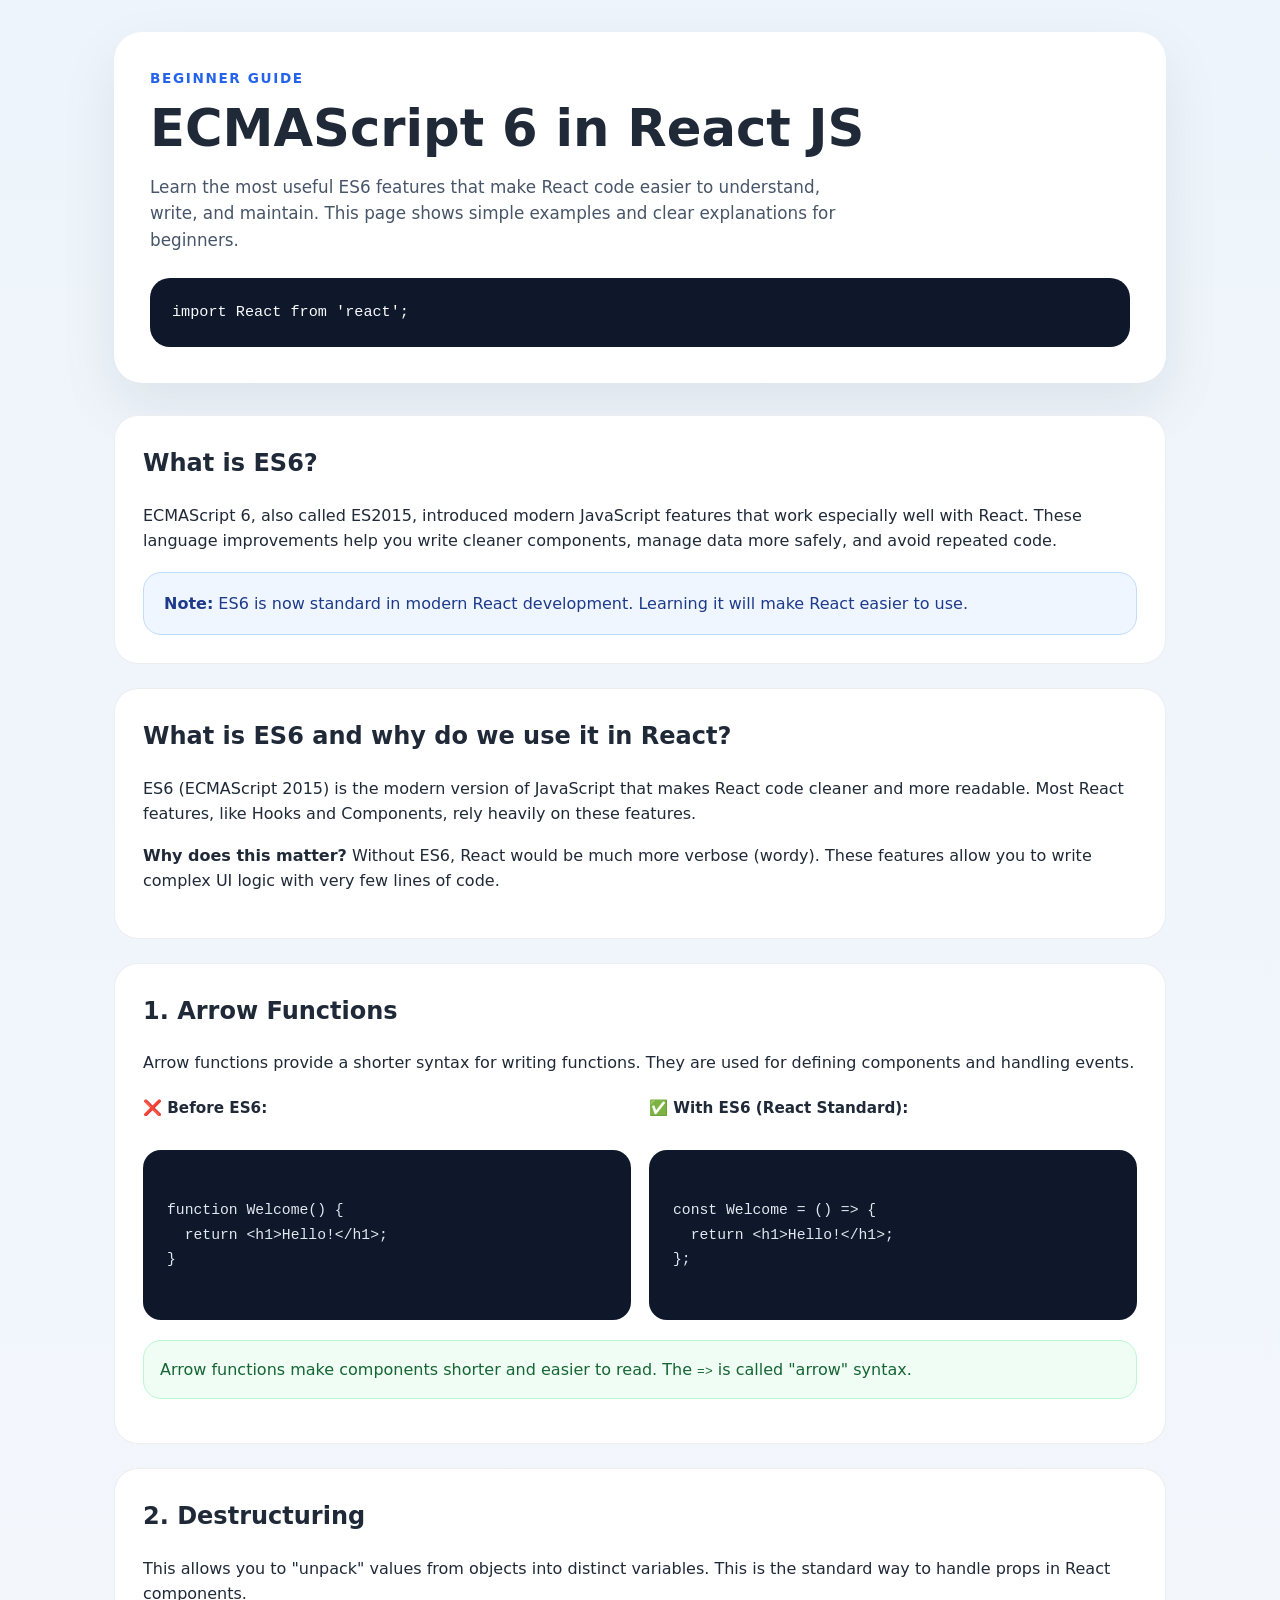
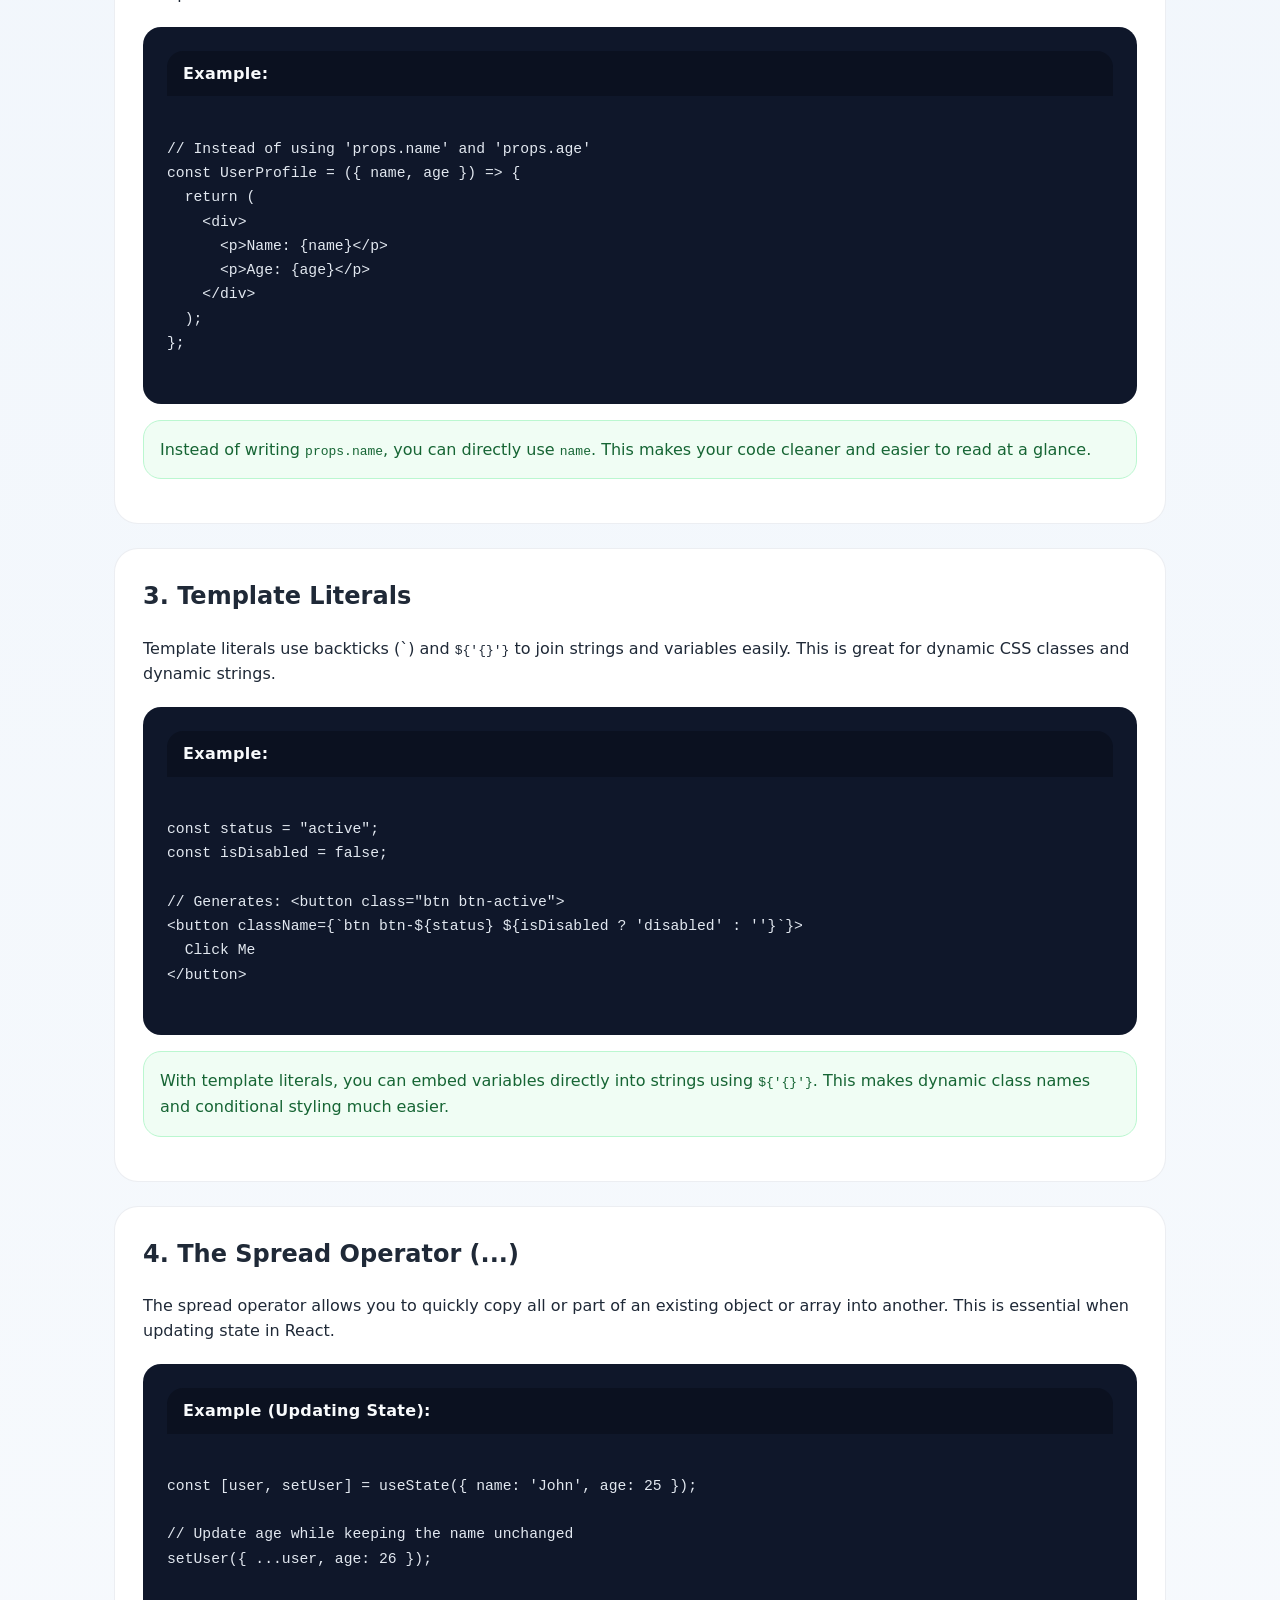
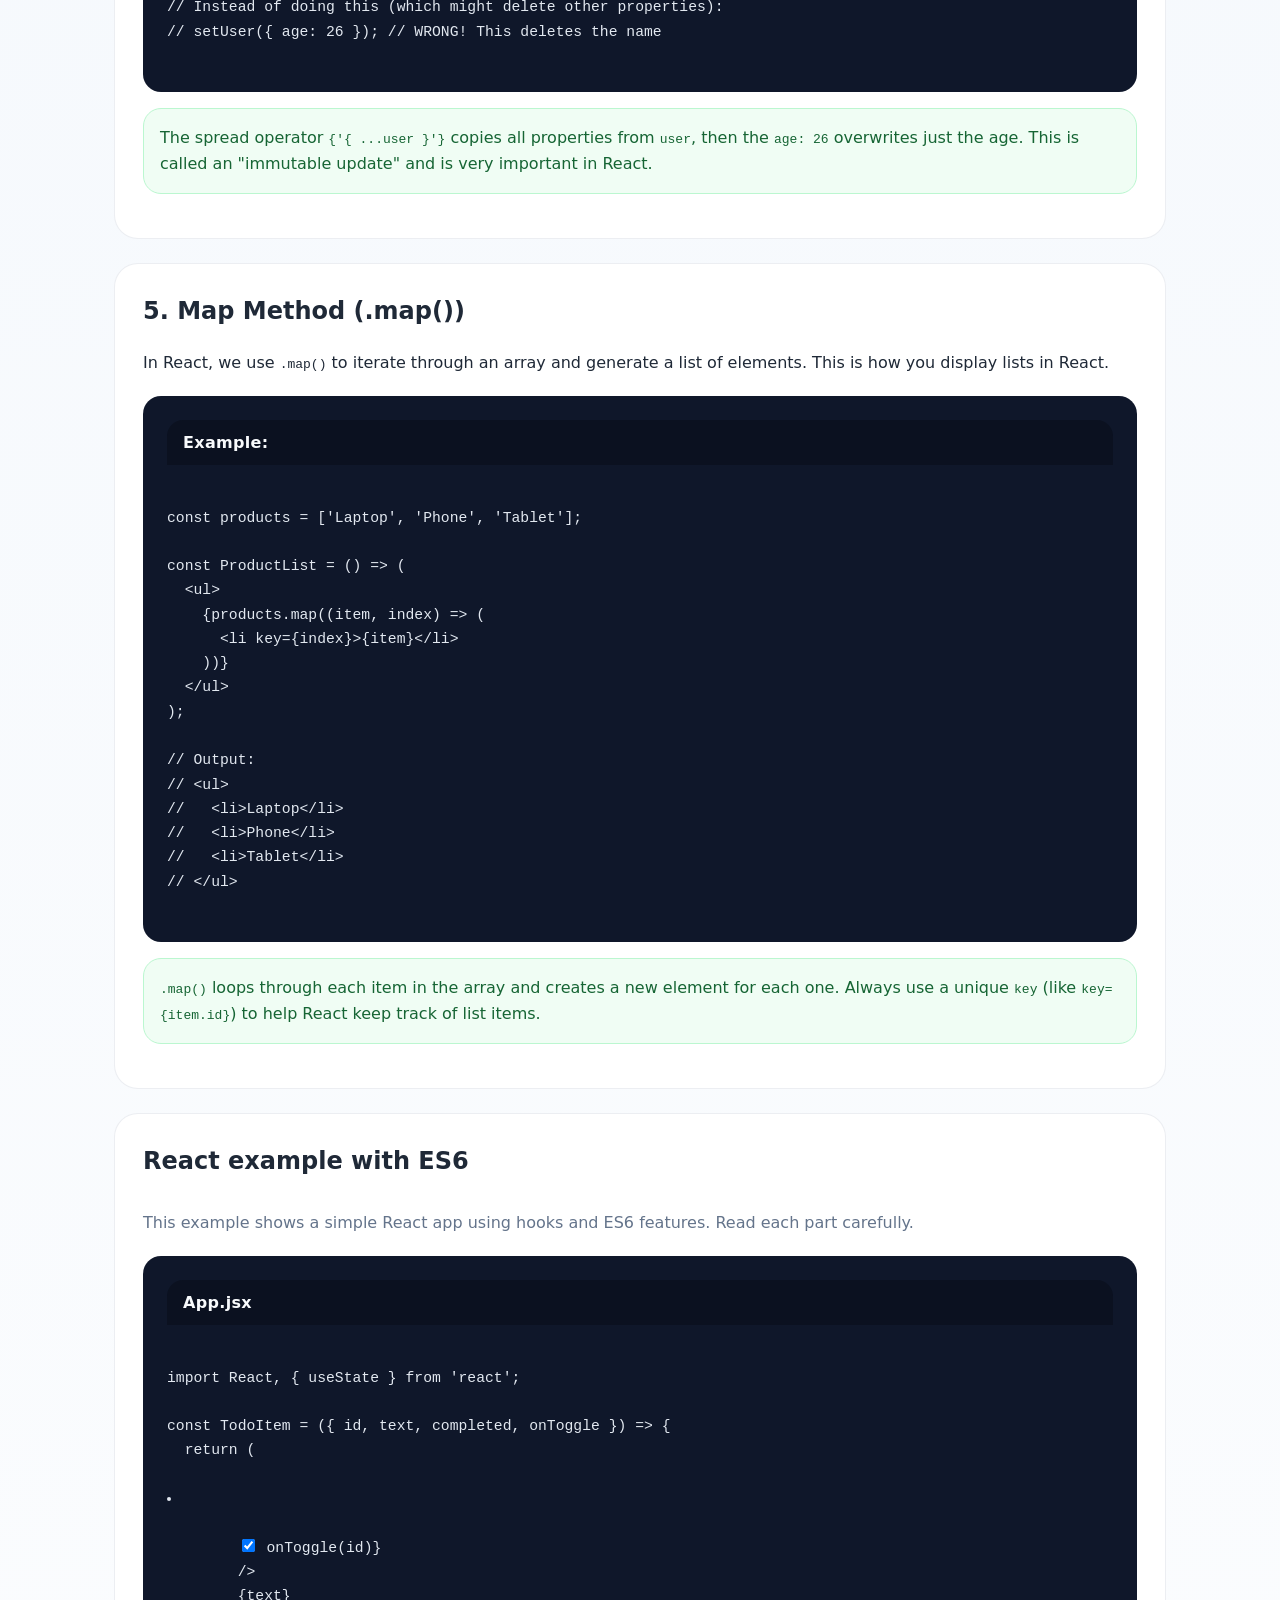
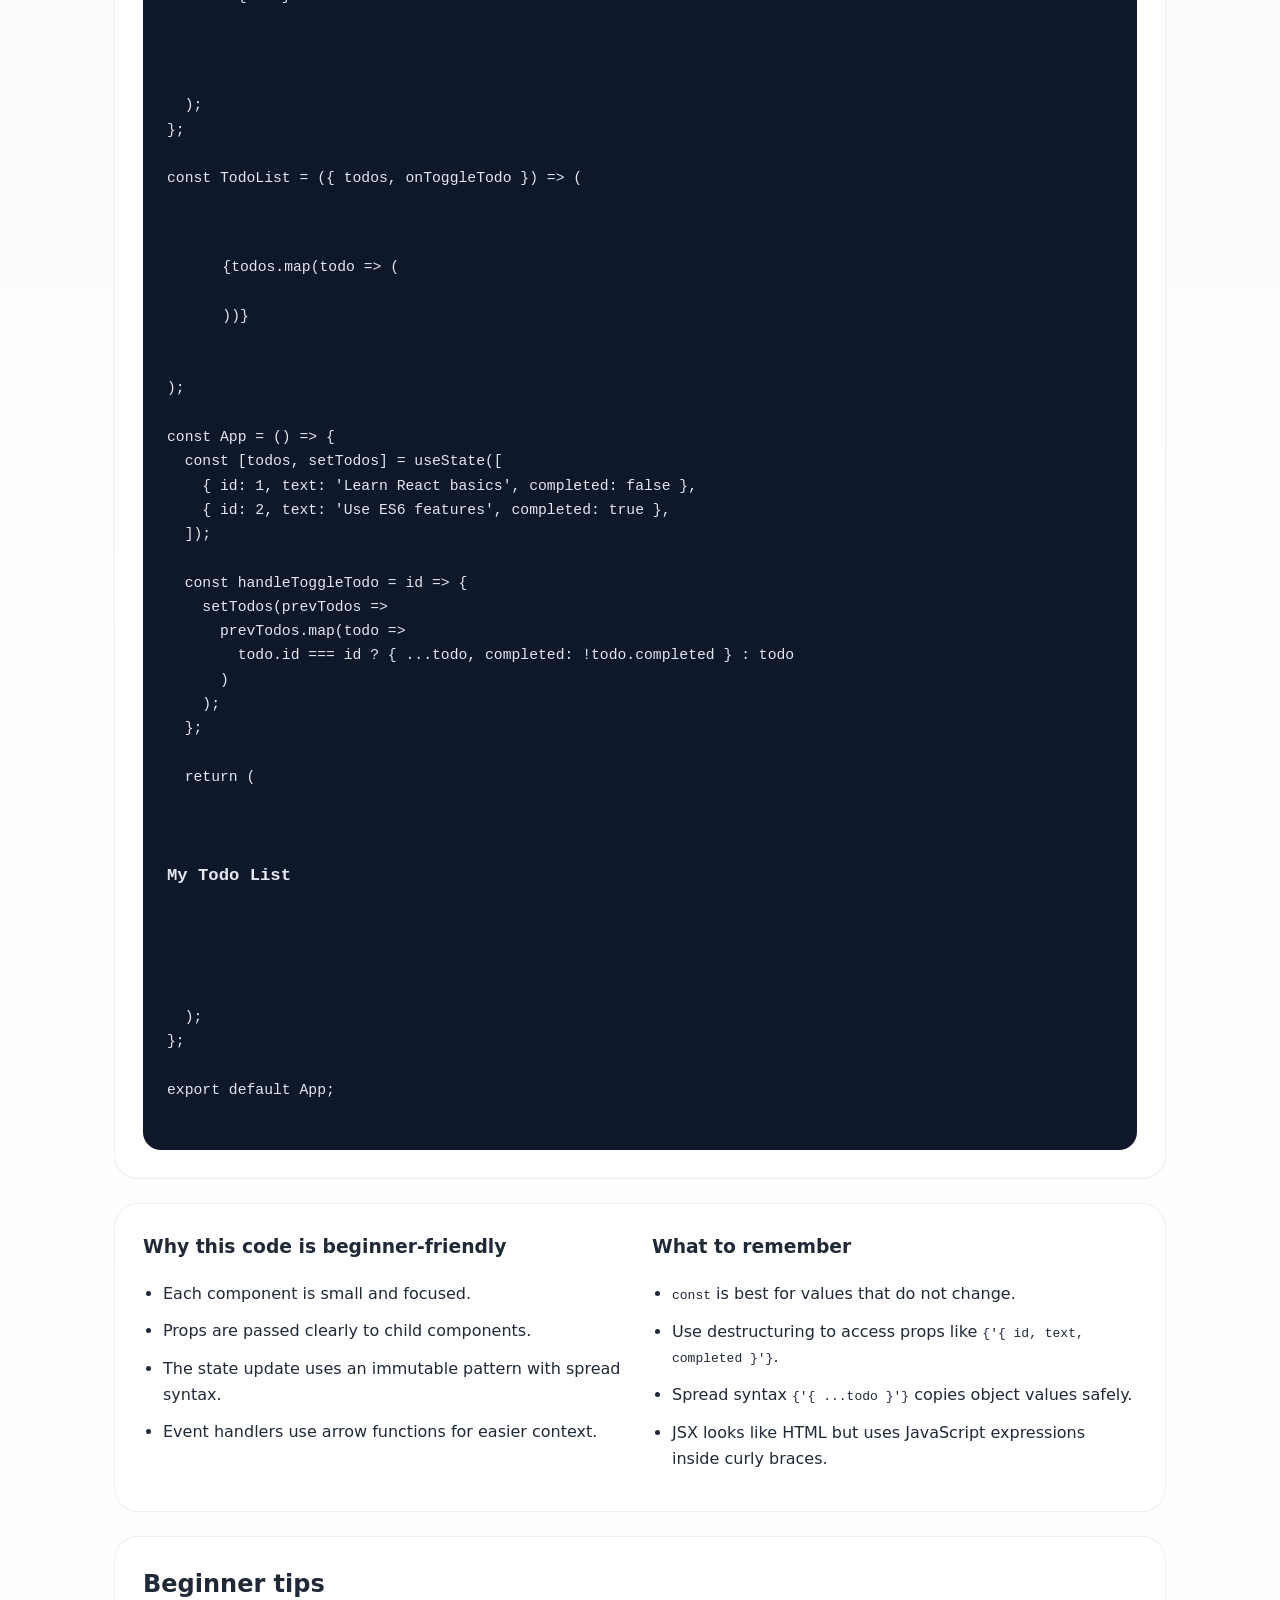
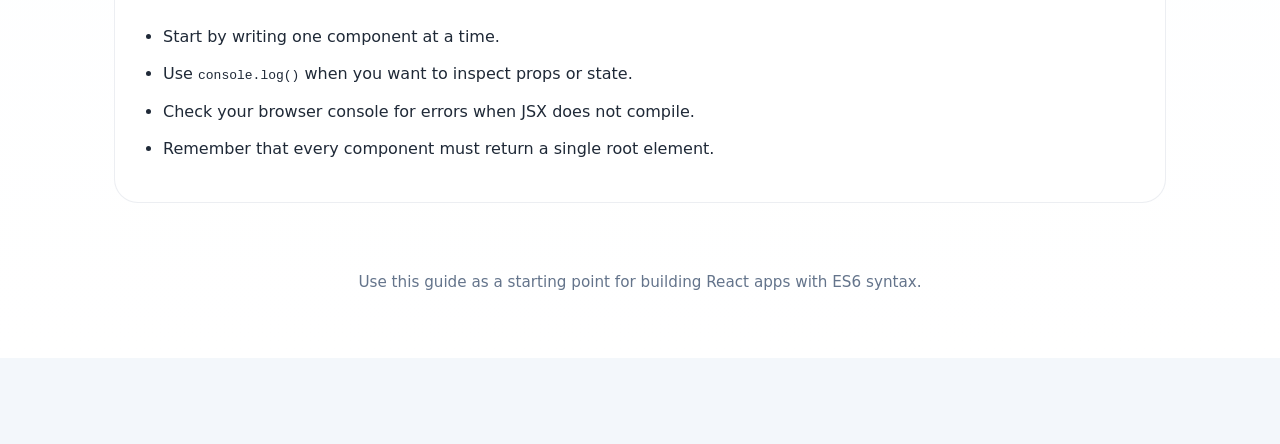
<file: index.html>
<!DOCTYPE html>
<html lang="en">

<head>
    <meta charset="UTF-8" />
    <meta name="viewport" content="width=device-width, initial-scale=1.0" />
    <title>ECMAScript 6 for React Beginners</title>
    <link rel="stylesheet" href="ecmascript6-react.css" />
</head>

<body>
    <div class="page-shell">
        <header class="hero">
            <div>
                <p class="eyebrow">Beginner Guide</p>
                <h1>ECMAScript 6 in React JS</h1>
                <p class="intro">
                    Learn the most useful ES6 features that make React code easier to understand, write, and maintain. This page shows simple examples and clear explanations for beginners.
                </p>
            </div>
            <div class="hero-code">
                <pre><code class="inline-code">import React from 'react';</code></pre>
            </div>
        </header>

        <main class="content">
            <section class="section card">
                <h2>What is ES6?</h2>
                <p>
                    ECMAScript 6, also called ES2015, introduced modern JavaScript features that work especially well with React. These language improvements help you write cleaner components, manage data more safely, and avoid repeated code.
                </p>
                <div class="note-box">
                    <strong>Note:</strong> ES6 is now standard in modern React development. Learning it will make React easier to use.
                </div>
            </section>

            <section class="section card">
                <h2>What is ES6 and why do we use it in React?</h2>
                <p>
                    ES6 (ECMAScript 2015) is the modern version of JavaScript that makes React code cleaner and more readable. Most React features, like Hooks and Components, rely heavily on these features.
                </p>
                <p>
                    <strong>Why does this matter?</strong> Without ES6, React would be much more verbose (wordy). These features allow you to write complex UI logic with very few lines of code.
                </p>
            </section>

            <section class="section card">
                <h2>1. Arrow Functions</h2>
                <p>Arrow functions provide a shorter syntax for writing functions. They are used for defining components and handling events.</p>

                <div class="comparison">
                    <div class="code-example">
                        <div class="code-label">❌ Before ES6:</div>
                        <div class="code-block">
                            <pre><code>
function Welcome() {
  return &lt;h1&gt;Hello!&lt;/h1&gt;;
}
                            </code></pre>
                        </div>
                    </div>

                    <div class="code-example">
                        <div class="code-label">✅ With ES6 (React Standard):</div>
                        <div class="code-block">
                            <pre><code>
const Welcome = () => {
  return &lt;h1&gt;Hello!&lt;/h1&gt;;
};
                            </code></pre>
                        </div>
                    </div>
                </div>

                <p class="explanation">
                    Arrow functions make components shorter and easier to read. The <code>=&gt;</code> is called "arrow" syntax.
                </p>
            </section>

            <section class="section card">
                <h2>2. Destructuring</h2>
                <p>
                    This allows you to "unpack" values from objects into distinct variables. This is the standard way to handle props in React components.
                </p>

                <div class="code-block">
                    <div class="code-heading">Example:</div>
                    <pre><code>
// Instead of using 'props.name' and 'props.age'
const UserProfile = ({ name, age }) => {
  return (
    &lt;div&gt;
      &lt;p&gt;Name: {name}&lt;/p&gt;
      &lt;p&gt;Age: {age}&lt;/p&gt;
    &lt;/div&gt;
  );
};
                    </code></pre>
                </div>

                <p class="explanation">
                    Instead of writing <code>props.name</code>, you can directly use <code>name</code>. This makes your code cleaner and easier to read at a glance.
                </p>
            </section>

            <section class="section card">
                <h2>3. Template Literals</h2>
                <p>
                    Template literals use backticks (`) and <code>${'{}'}</code> to join strings and variables easily. This is great for dynamic CSS classes and dynamic strings.
                </p>

                <div class="code-block">
                    <div class="code-heading">Example:</div>
                    <pre><code>
const status = "active";
const isDisabled = false;

// Generates: &lt;button class="btn btn-active"&gt;
&lt;button className={`btn btn-${status} ${isDisabled ? 'disabled' : ''}`}&gt;
  Click Me
&lt;/button&gt;
                    </code></pre>
                </div>

                <p class="explanation">
                    With template literals, you can embed variables directly into strings using <code>${'{}'}</code>. This makes dynamic class names and conditional styling much easier.
                </p>
            </section>

            <section class="section card">
                <h2>4. The Spread Operator (...)</h2>
                <p>
                    The spread operator allows you to quickly copy all or part of an existing object or array into another. This is essential when updating state in React.
                </p>

                <div class="code-block">
                    <div class="code-heading">Example (Updating State):</div>
                    <pre><code>
const [user, setUser] = useState({ name: 'John', age: 25 });

// Update age while keeping the name unchanged
setUser({ ...user, age: 26 });

// Instead of doing this (which might delete other properties):
// setUser({ age: 26 }); // WRONG! This deletes the name
                    </code></pre>
                </div>

                <p class="explanation">
                    The spread operator <code>{'{ ...user }'}</code> copies all properties from <code>user</code>, then the <code>age: 26</code> overwrites just the age. This is called an "immutable update" and is very important in React.
                </p>
            </section>

            <section class="section card">
                <h2>5. Map Method (.map())</h2>
                <p>
                    In React, we use <code>.map()</code> to iterate through an array and generate a list of elements. This is how you display lists in React.
                </p>

                <div class="code-block">
                    <div class="code-heading">Example:</div>
                    <pre><code>
const products = ['Laptop', 'Phone', 'Tablet'];

const ProductList = () => (
  &lt;ul&gt;
    {products.map((item, index) => (
      &lt;li key={index}&gt;{item}&lt;/li&gt;
    ))}
  &lt;/ul&gt;
);

// Output:
// &lt;ul&gt;
//   &lt;li&gt;Laptop&lt;/li&gt;
//   &lt;li&gt;Phone&lt;/li&gt;
//   &lt;li&gt;Tablet&lt;/li&gt;
// &lt;/ul&gt;
                    </code></pre>
                </div>

                <p class="explanation">
                    <code>.map()</code> loops through each item in the array and creates a new element for each one. Always use a unique <code>key</code> (like <code>key={item.id}</code>) to help React keep track of list items.
                </p>
            </section>

            <section class="section card">
                <div class="section-header">
                    <h2>React example with ES6</h2>
                    <p class="section-subtitle">
                        This example shows a simple React app using hooks and ES6 features. Read each part carefully.
                    </p>
                </div>

                <div class="code-block">
                    <div class="code-heading">App.jsx</div>
                    <pre><code>
import React, { useState } from 'react';

const TodoItem = ({ id, text, completed, onToggle }) => {
  return (
    <li className={completed ? 'todo-item completed' : 'todo-item'}>
      <label>
        <input
          type="checkbox"
          checked={completed}
          onChange={() => onToggle(id)}
        />
        {text}
      </label>
    </li>
  );
};

const TodoList = ({ todos, onToggleTodo }) => (
  <ul>
    {todos.map(todo => (
      <TodoItem key={todo.id} {...todo} onToggle={onToggleTodo} />
    ))}
  </ul>
);

const App = () => {
  const [todos, setTodos] = useState([
    { id: 1, text: 'Learn React basics', completed: false },
    { id: 2, text: 'Use ES6 features', completed: true },
  ]);

  const handleToggleTodo = id => {
    setTodos(prevTodos =>
      prevTodos.map(todo =>
        todo.id === id ? { ...todo, completed: !todo.completed } : todo
      )
    );
  };

  return (
    <main className="app-shell">
      <h3>My Todo List</h3>
      <TodoList todos={todos} onToggleTodo={handleToggleTodo} />
    </main>
  );
};

export default App;
          </code></pre>
                </div>
            </section>

            <section class="section card grid-2">
                <article>
                    <h3>Why this code is beginner-friendly</h3>
                    <ul>
                        <li>Each component is small and focused.</li>
                        <li>Props are passed clearly to child components.</li>
                        <li>The state update uses an immutable pattern with spread syntax.</li>
                        <li>Event handlers use arrow functions for easier context.</li>
                    </ul>
                </article>
                <article>
                    <h3>What to remember</h3>
                    <ul>
                        <li><code>const</code> is best for values that do not change.</li>
                        <li>Use destructuring to access props like <code>{'{ id, text, completed }'}</code>.</li>
                        <li>Spread syntax <code>{'{ ...todo }'}</code> copies object values safely.</li>
                        <li>JSX looks like HTML but uses JavaScript expressions inside curly braces.</li>
                    </ul>
                </article>
            </section>

            <section class="section card">
                <h2>Beginner tips</h2>
                <ul>
                    <li>Start by writing one component at a time.</li>
                    <li>Use <code>console.log()</code> when you want to inspect props or state.</li>
                    <li>Check your browser console for errors when JSX does not compile.</li>
                    <li>Remember that every component must return a single root element.</li>
                </ul>
            </section>
        </main>

        <footer class="footer">
            <p>Use this guide as a starting point for building React apps with ES6 syntax.</p>
        </footer>
    </div>
</body>

</html>
</file>
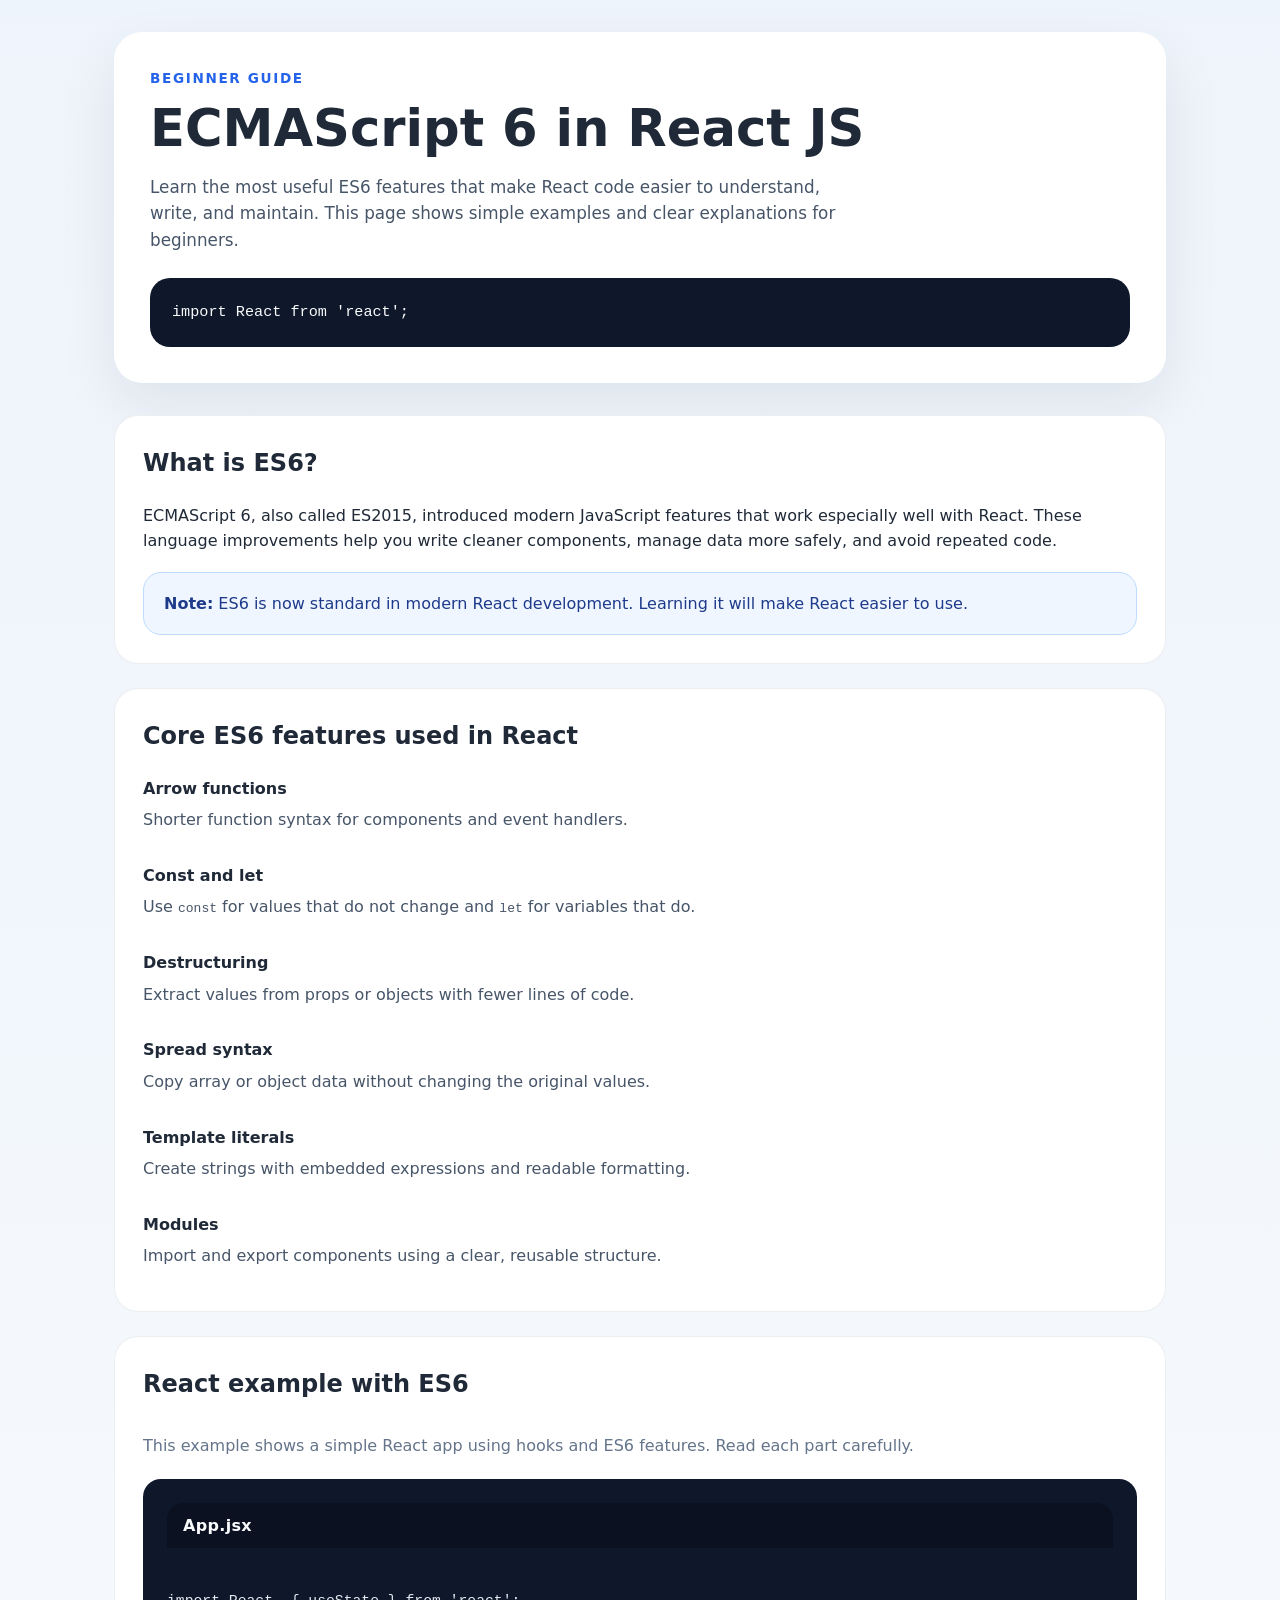
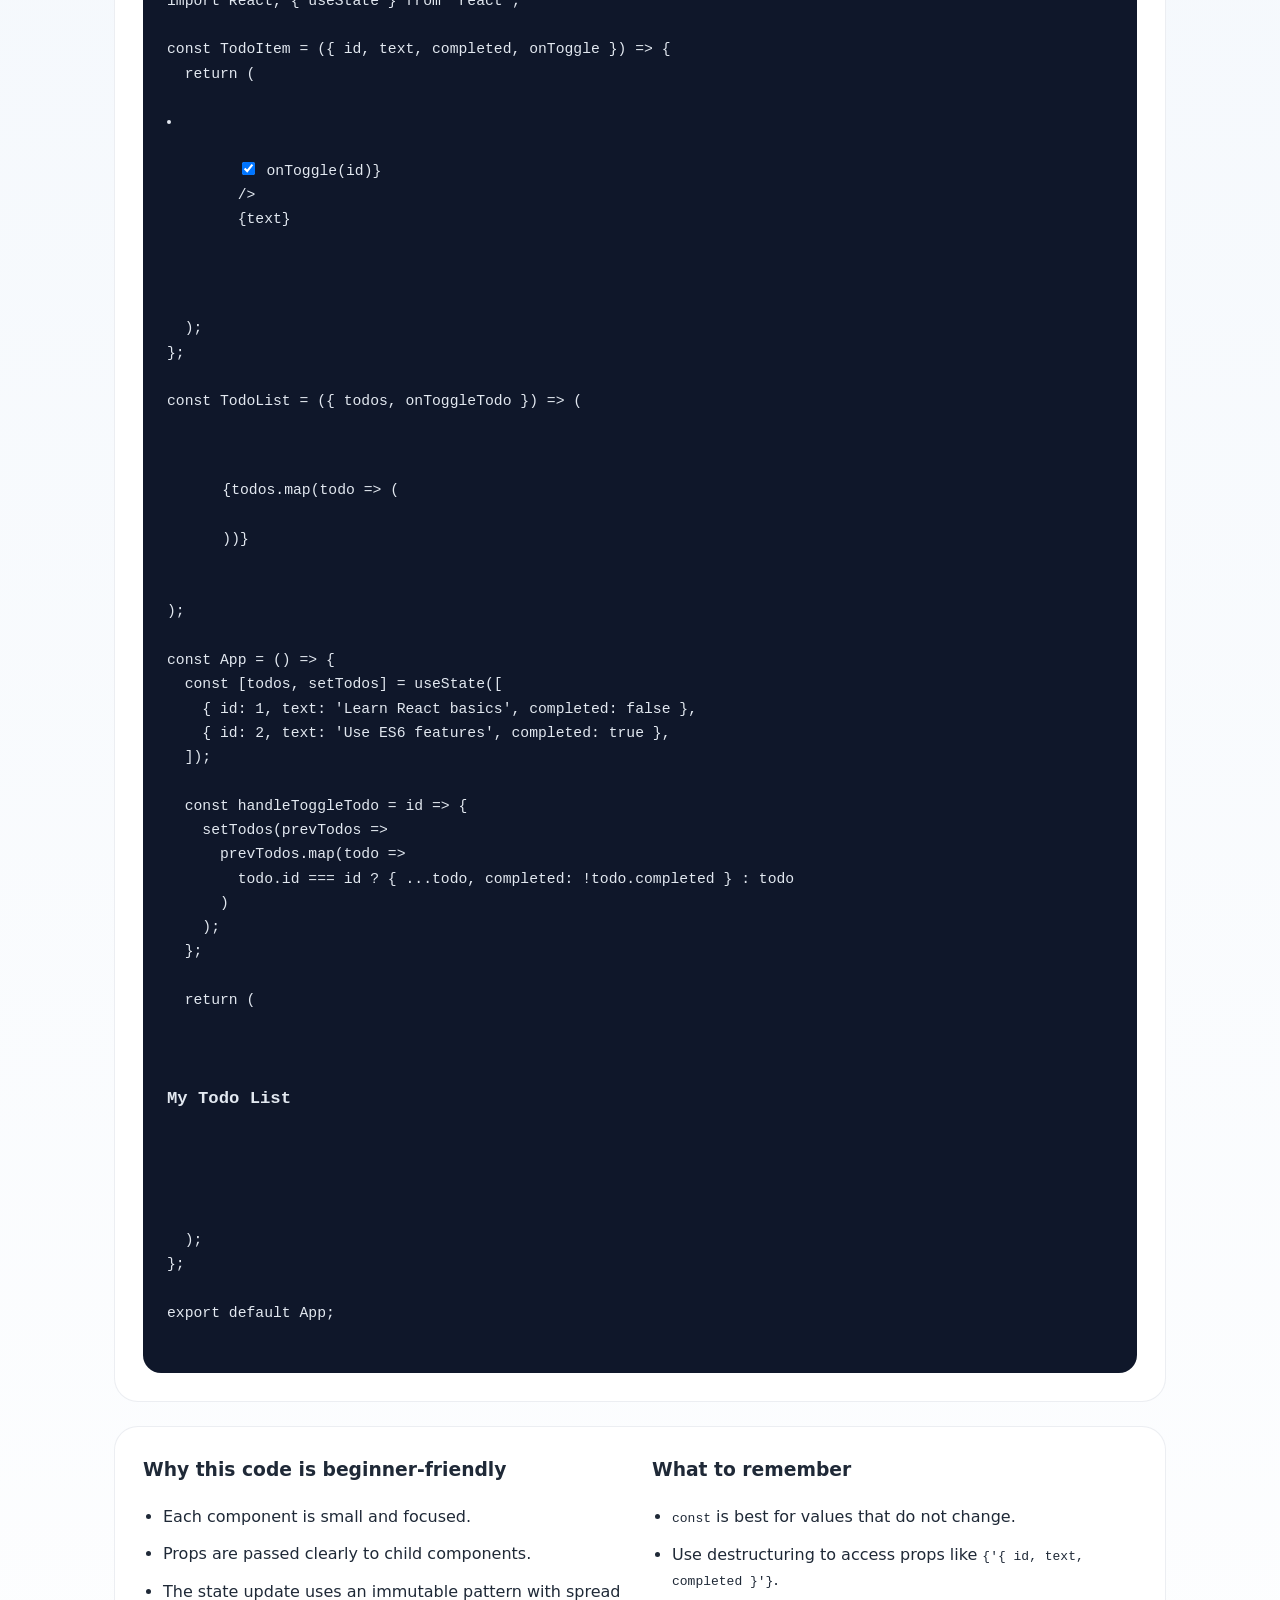
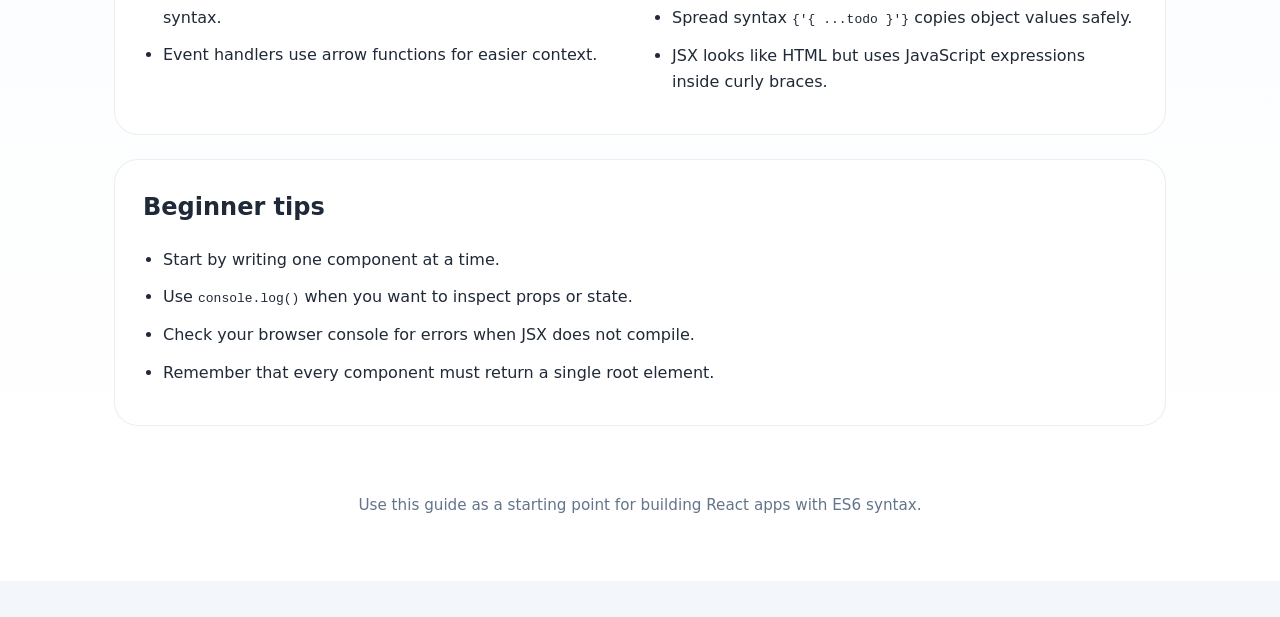
<file: ecmascript6-react.html>
<!DOCTYPE html>
<html lang="en">
<head>
  <meta charset="UTF-8" />
  <meta name="viewport" content="width=device-width, initial-scale=1.0" />
  <title>ECMAScript 6 for React Beginners</title>
  <link rel="stylesheet" href="ecmascript6-react.css" />
</head>
<body>
  <div class="page-shell">
    <header class="hero">
      <div>
        <p class="eyebrow">Beginner Guide</p>
        <h1>ECMAScript 6 in React JS</h1>
        <p class="intro">
          Learn the most useful ES6 features that make React code easier to understand, write, and maintain.
          This page shows simple examples and clear explanations for beginners.
        </p>
      </div>
      <div class="hero-code">
        <pre><code class="inline-code">import React from 'react';</code></pre>
      </div>
    </header>

    <main class="content">
      <section class="section card">
        <h2>What is ES6?</h2>
        <p>
          ECMAScript 6, also called ES2015, introduced modern JavaScript features that work especially well with React.
          These language improvements help you write cleaner components, manage data more safely, and avoid repeated code.
        </p>
        <div class="note-box">
          <strong>Note:</strong> ES6 is now standard in modern React development. Learning it will make React easier to use.
        </div>
      </section>

      <section class="section card">
        <h2>Core ES6 features used in React</h2>
        <dl class="definition-list">
          <div>
            <dt>Arrow functions</dt>
            <dd>Shorter function syntax for components and event handlers.</dd>
          </div>
          <div>
            <dt>Const and let</dt>
            <dd>Use <code>const</code> for values that do not change and <code>let</code> for variables that do.</dd>
          </div>
          <div>
            <dt>Destructuring</dt>
            <dd>Extract values from props or objects with fewer lines of code.</dd>
          </div>
          <div>
            <dt>Spread syntax</dt>
            <dd>Copy array or object data without changing the original values.</dd>
          </div>
          <div>
            <dt>Template literals</dt>
            <dd>Create strings with embedded expressions and readable formatting.</dd>
          </div>
          <div>
            <dt>Modules</dt>
            <dd>Import and export components using a clear, reusable structure.</dd>
          </div>
        </dl>
      </section>

      <section class="section card">
        <div class="section-header">
          <h2>React example with ES6</h2>
          <p class="section-subtitle">
            This example shows a simple React app using hooks and ES6 features. Read each part carefully.
          </p>
        </div>

        <div class="code-block">
          <div class="code-heading">App.jsx</div>
          <pre><code>
import React, { useState } from 'react';

const TodoItem = ({ id, text, completed, onToggle }) => {
  return (
    <li className={completed ? 'todo-item completed' : 'todo-item'}>
      <label>
        <input
          type="checkbox"
          checked={completed}
          onChange={() => onToggle(id)}
        />
        {text}
      </label>
    </li>
  );
};

const TodoList = ({ todos, onToggleTodo }) => (
  <ul>
    {todos.map(todo => (
      <TodoItem key={todo.id} {...todo} onToggle={onToggleTodo} />
    ))}
  </ul>
);

const App = () => {
  const [todos, setTodos] = useState([
    { id: 1, text: 'Learn React basics', completed: false },
    { id: 2, text: 'Use ES6 features', completed: true },
  ]);

  const handleToggleTodo = id => {
    setTodos(prevTodos =>
      prevTodos.map(todo =>
        todo.id === id ? { ...todo, completed: !todo.completed } : todo
      )
    );
  };

  return (
    <main className="app-shell">
      <h3>My Todo List</h3>
      <TodoList todos={todos} onToggleTodo={handleToggleTodo} />
    </main>
  );
};

export default App;
          </code></pre>
        </div>
      </section>

      <section class="section card grid-2">
        <article>
          <h3>Why this code is beginner-friendly</h3>
          <ul>
            <li>Each component is small and focused.</li>
            <li>Props are passed clearly to child components.</li>
            <li>The state update uses an immutable pattern with spread syntax.</li>
            <li>Event handlers use arrow functions for easier context.</li>
          </ul>
        </article>
        <article>
          <h3>What to remember</h3>
          <ul>
            <li><code>const</code> is best for values that do not change.</li>
            <li>Use destructuring to access props like <code>{'{ id, text, completed }'}</code>.</li>
            <li>Spread syntax <code>{'{ ...todo }'}</code> copies object values safely.</li>
            <li>JSX looks like HTML but uses JavaScript expressions inside curly braces.</li>
          </ul>
        </article>
      </section>

      <section class="section card">
        <h2>Beginner tips</h2>
        <ul>
          <li>Start by writing one component at a time.</li>
          <li>Use <code>console.log()</code> when you want to inspect props or state.</li>
          <li>Check your browser console for errors when JSX does not compile.</li>
          <li>Remember that every component must return a single root element.</li>
        </ul>
      </section>
    </main>

    <footer class="footer">
      <p>Use this guide as a starting point for building React apps with ES6 syntax.</p>
    </footer>
  </div>
</body>
</html>
</file>
<file: ecmascript6-react.css>
:root {
    color-scheme: light;
    font-family: Inter, system-ui, -apple-system, BlinkMacSystemFont, 'Segoe UI', sans-serif;
    background: #f3f7fb;
    color: #1f2937;
}

* {
    box-sizing: border-box;
}

html,
body {
    margin: 0;
    min-height: 100%;
}

body {
    line-height: 1.6;
    background: linear-gradient(180deg, #eef4fb 0%, #ffffff 100%);
}

.page-shell {
    max-width: 1100px;
    margin: 0 auto;
    padding: 32px 24px 48px;
}

.hero {
    display: grid;
    gap: 24px;
    padding: 36px;
    border-radius: 28px;
    background: #ffffff;
    box-shadow: 0 24px 60px rgba(15, 23, 42, 0.08);
}

.eyebrow {
    margin: 0 0 12px;
    color: #2563eb;
    font-weight: 700;
    letter-spacing: 0.12em;
    text-transform: uppercase;
    font-size: 0.85rem;
}

.hero h1 {
    margin: 0;
    font-size: clamp(2rem, 4vw, 3.4rem);
    line-height: 1.05;
}

.intro {
    max-width: 720px;
    margin: 18px 0 0;
    color: #475569;
    font-size: 1.05rem;
}

.hero-code {
    padding: 22px;
    border-radius: 20px;
    background: #0f172a;
}

.inline-code {
    color: #f8fafc;
    font-family: SFMono-Regular, Menlo, Monaco, Consolas, 'Liberation Mono', 'Courier New', monospace;
    font-size: 0.95rem;
}

.content {
    margin-top: 32px;
    display: grid;
    gap: 24px;
}

.section {
    padding: 28px;
    border-radius: 24px;
    background: #ffffff;
    border: 1px solid rgba(148, 163, 184, 0.18);
}

.section-header {
    display: grid;
    gap: 10px;
    margin-bottom: 18px;
}

.section-subtitle {
    margin: 0;
    color: #64748b;
}

.note-box {
    margin-top: 18px;
    padding: 18px 20px;
    border-radius: 18px;
    background: #eff6ff;
    border: 1px solid #bfdbfe;
    color: #1e3a8a;
}

.definition-list {
    display: grid;
    gap: 16px;
    margin: 18px 0 0;
}

.definition-list dt {
    font-weight: 700;
    margin-bottom: 6px;
}

.definition-list dd {
    margin: 0 0 14px 0;
    color: #475569;
}

.code-heading {
    margin-bottom: 16px;
    padding: 10px 16px;
    border-radius: 16px 16px 0 0;
    background: #0b1120;
    color: #f8fafc;
    font-weight: 700;
    letter-spacing: 0.02em;
}

.card h2,
.card h3,
.card h4 {
    margin-top: 0;
}

.grid-2 {
    display: grid;
    gap: 24px;
    grid-template-columns: repeat(2, minmax(0, 1fr));
}

ul {
    margin: 16px 0 0;
    padding-left: 20px;
}

li {
    margin-bottom: 12px;
}

.comparison {
    display: grid;
    gap: 18px;
    grid-template-columns: repeat(2, minmax(0, 1fr));
    margin: 20px 0;
}

.code-example {
    display: grid;
    gap: 10px;
}

.code-label {
    font-weight: 700;
    font-size: 0.95rem;
}

.explanation {
    margin-top: 16px;
    padding: 16px;
    border-radius: 18px;
    background: #f0fdf4;
    border: 1px solid #bbf7d0;
    color: #166534;
}

.code-block {
    margin-top: 20px;
    overflow-x: auto;
    border-radius: 18px;
    background: #0f172a;
    color: #e2e8f0;
    padding: 24px;
}

pre {
    margin: 0;
    font-family: SFMono-Regular, Menlo, Monaco, Consolas, 'Liberation Mono', 'Courier New', monospace;
    font-size: 0.92rem;
    line-height: 1.65;
    white-space: pre-wrap;
    word-break: break-word;
}

.pattern-grid {
    display: grid;
    gap: 18px;
    grid-template-columns: repeat(2, minmax(0, 1fr));
    margin-top: 20px;
}

.pattern-grid article {
    padding: 18px;
    border-radius: 18px;
    background: #f8fafc;
    border: 1px solid rgba(148, 163, 184, 0.2);
}

.pattern-grid h4 {
    margin: 0 0 8px;
}

.footer {
    margin-top: 28px;
    padding: 24px 0 0;
    text-align: center;
    color: #64748b;
    font-size: 0.95rem;
}

@media (max-width: 840px) {
    .grid-2,
    .pattern-grid,
    .comparison {
        grid-template-columns: 1fr;
    }
}

@media (max-width: 600px) {
    .page-shell {
        padding: 20px 16px 36px;
    }
    .hero,
    .section {
        padding: 24px;
    }
}
</file>
